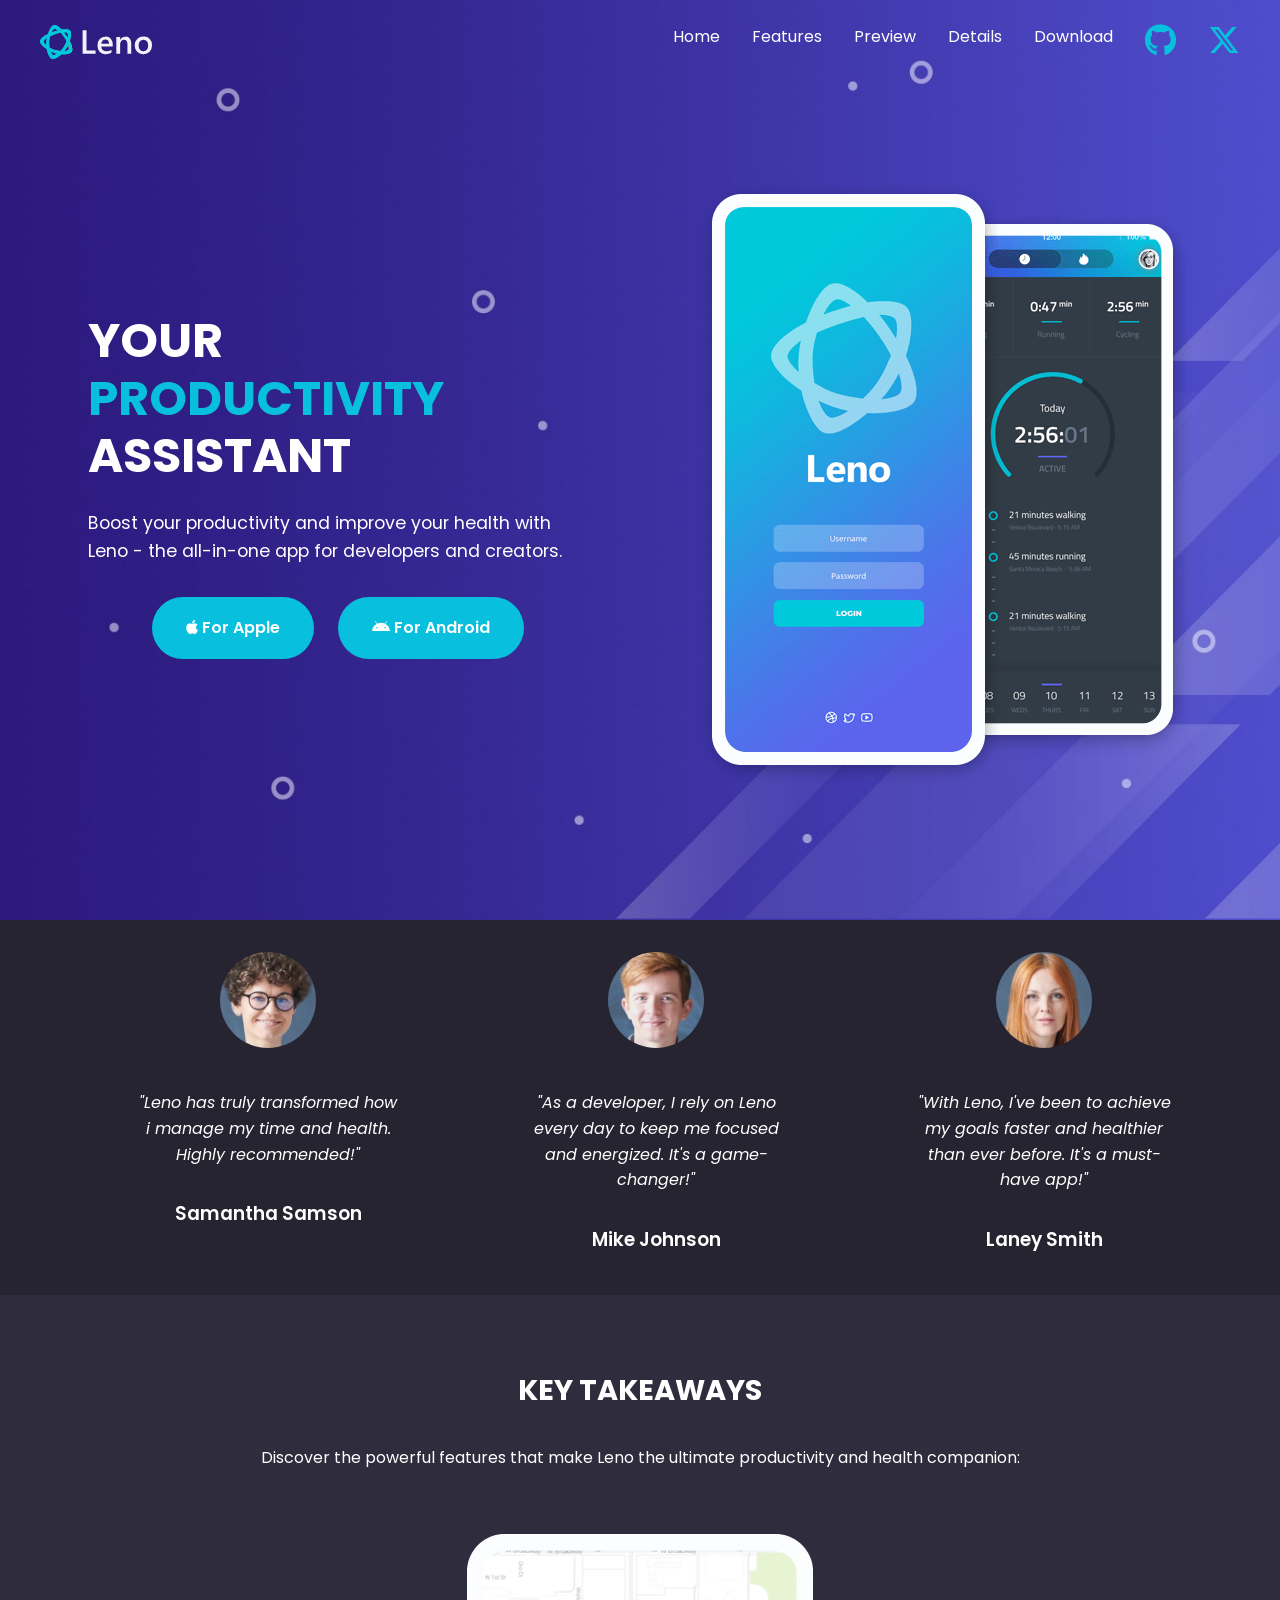
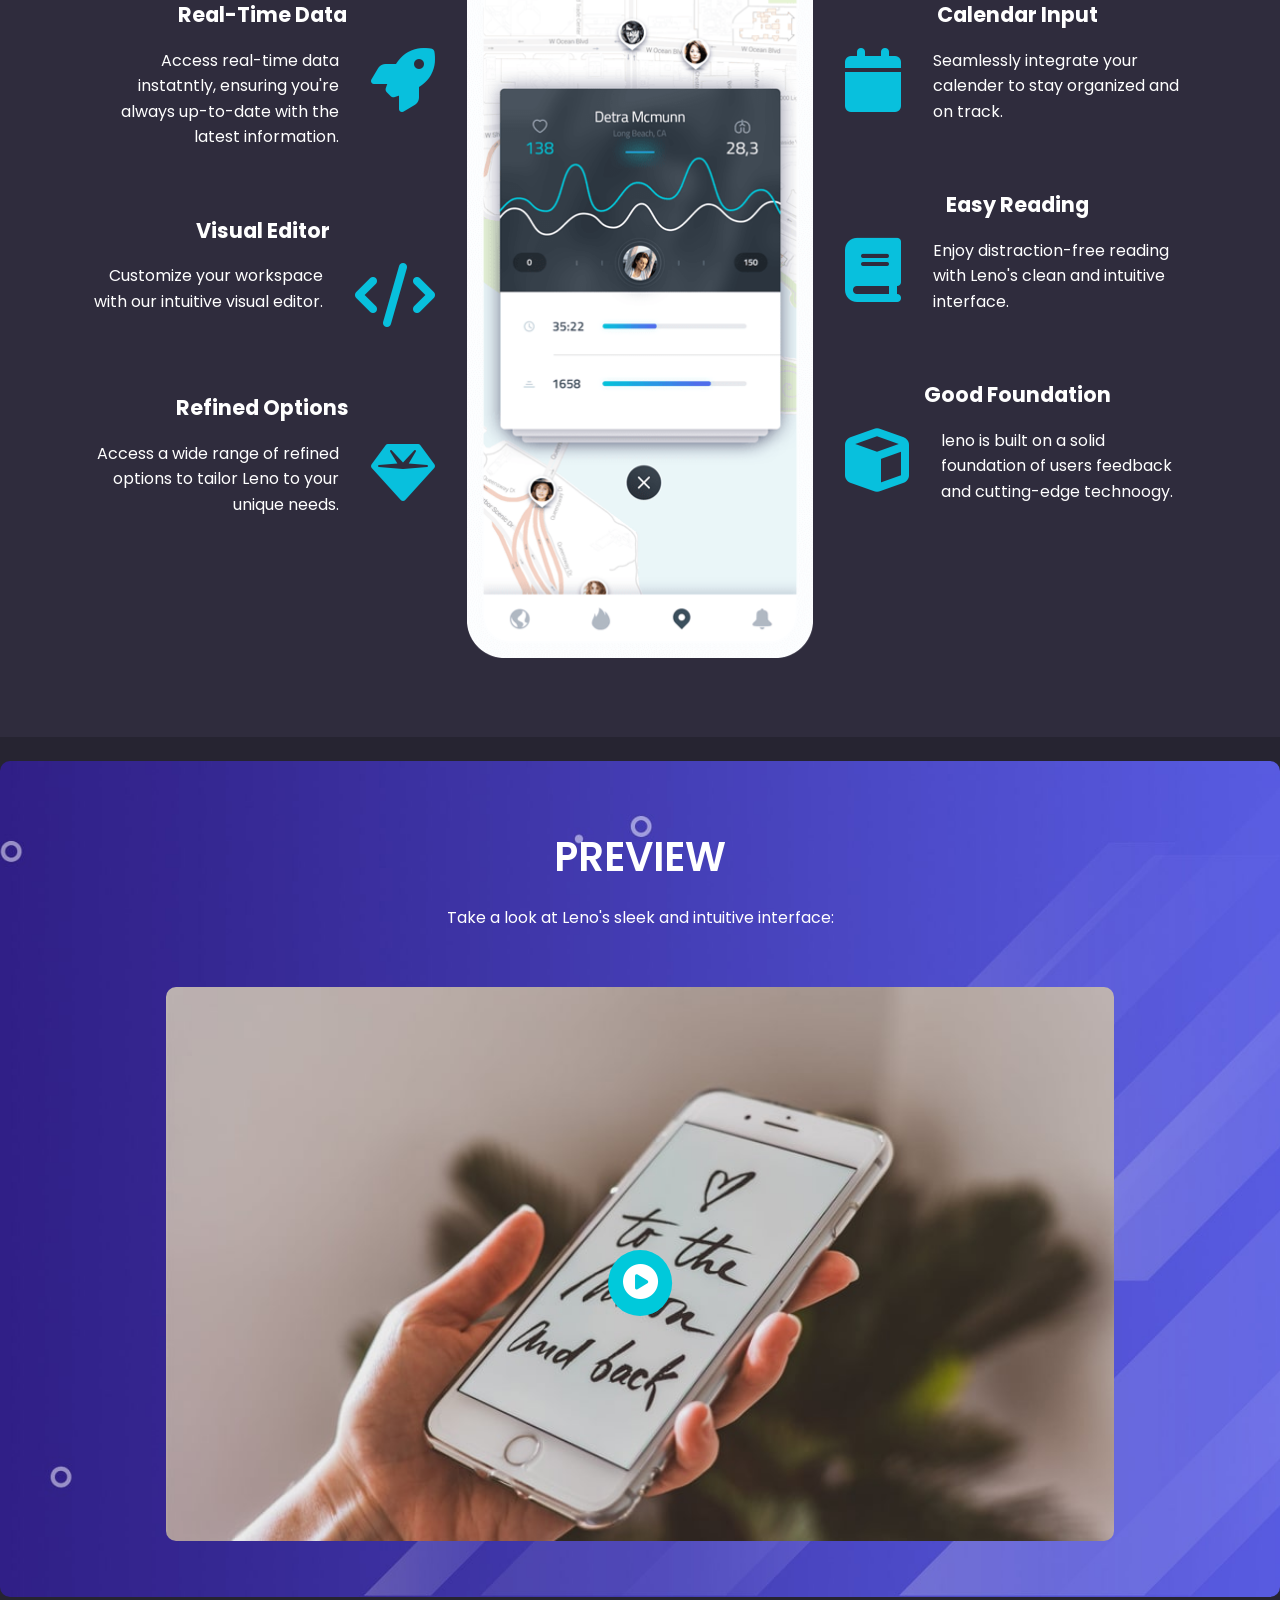
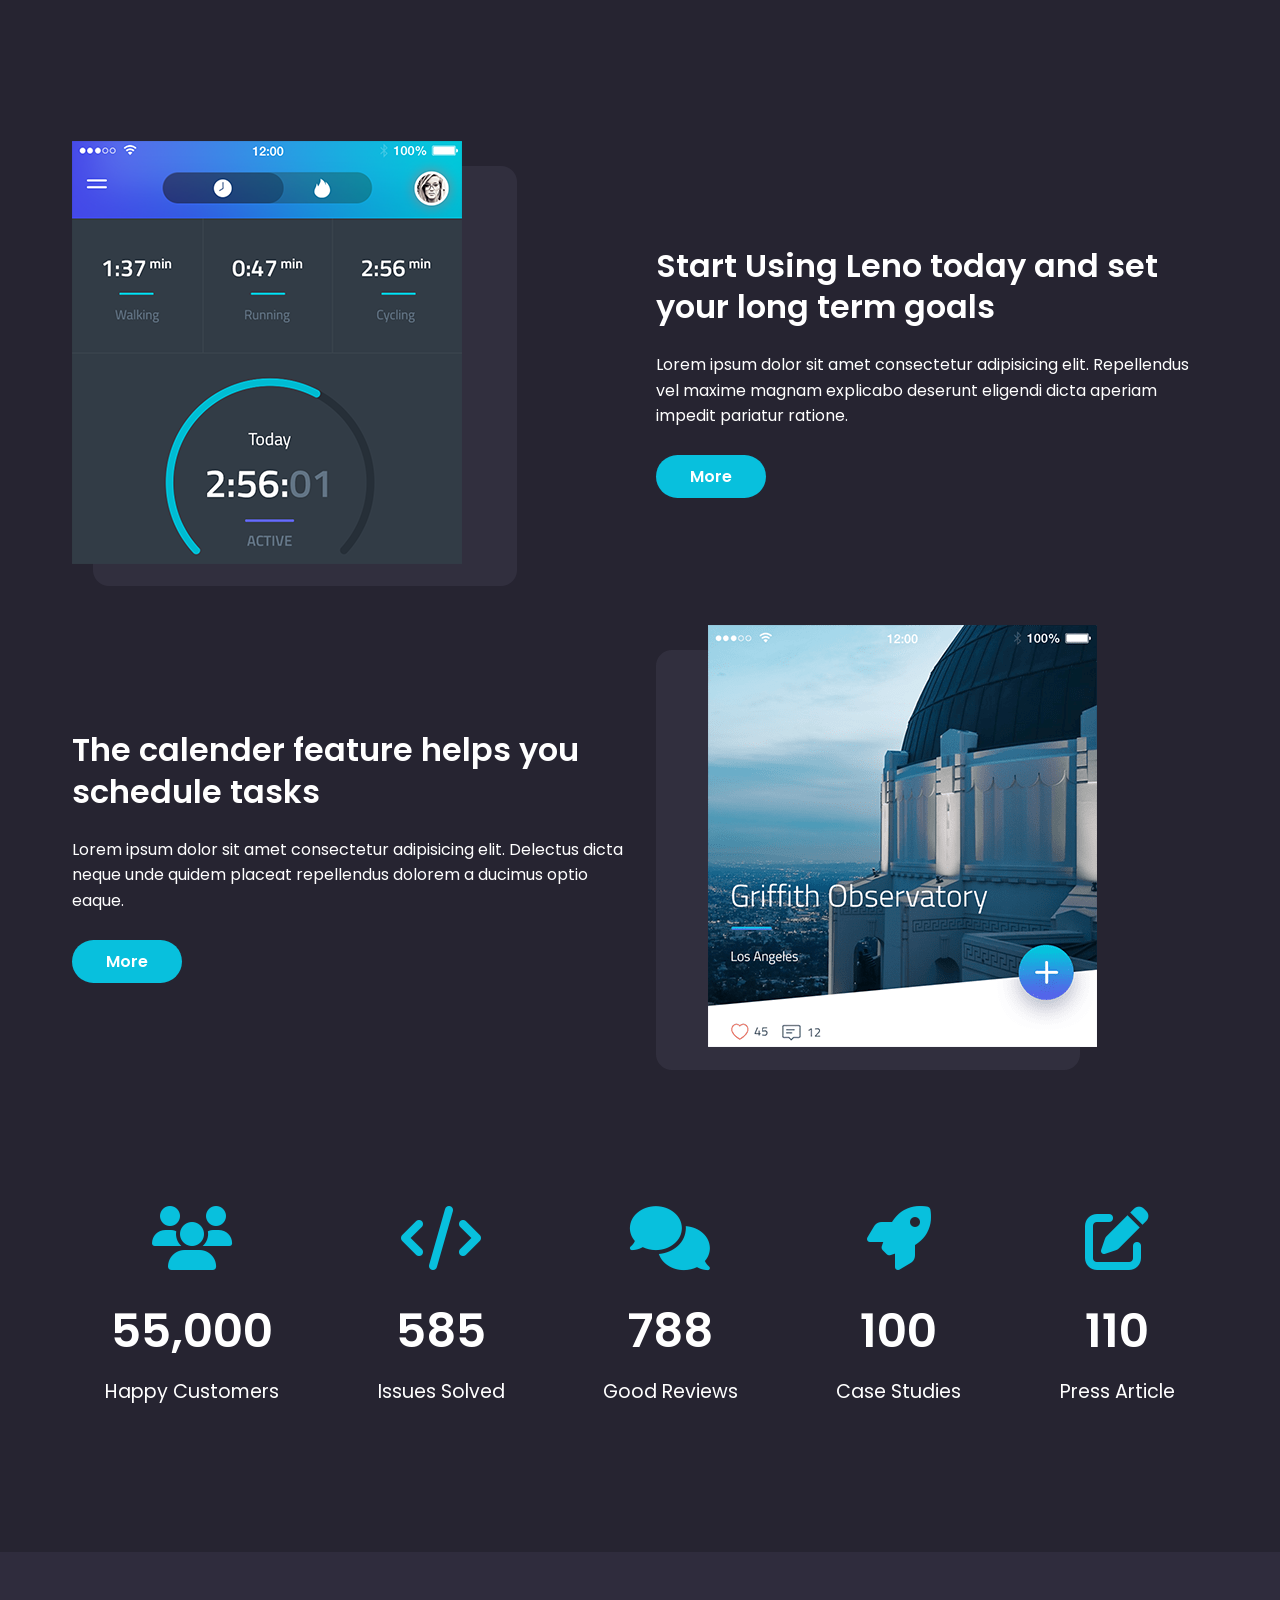
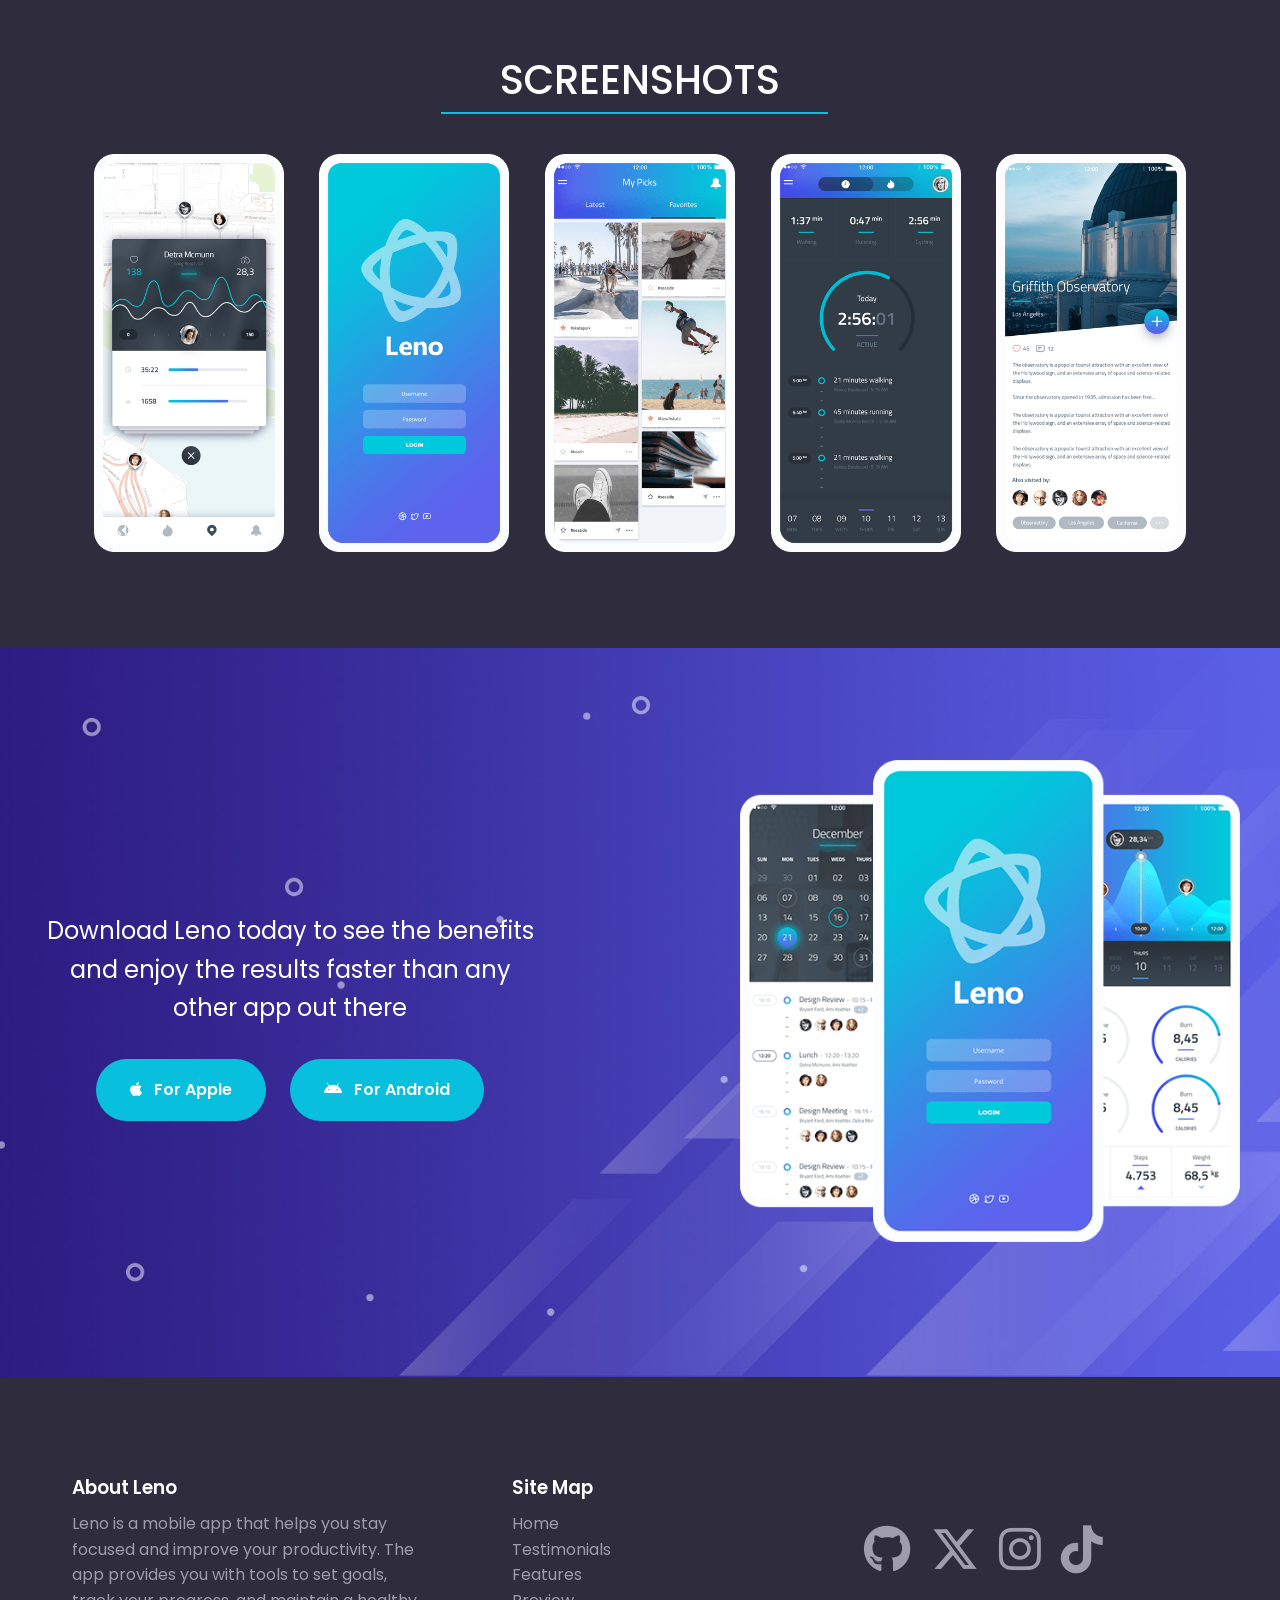
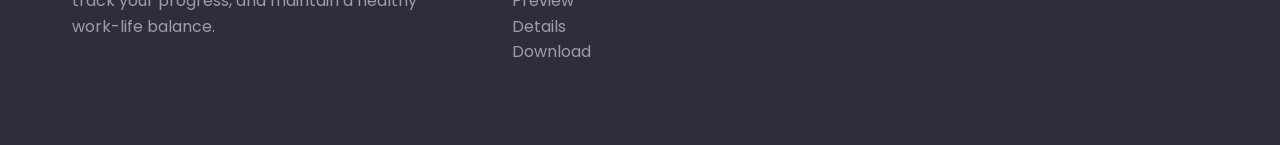
<file: index.html>
<!DOCTYPE html>
<html lang="en">
<head>
    <meta charset="UTF-8">
    <meta name="viewport" content="width=device-width, initial-scale=1.0">
    <link rel="preconnect" href="https://fonts.googleapis.com">
    <link rel="preconnect" href="https://fonts.gstatic.com" crossorigin>
    <link href="https://fonts.googleapis.com/css2?family=Poppins:wght@300;400;500;600;700&display=swap" rel="stylesheet">
    <link rel="stylesheet" href="https://cdnjs.cloudflare.com/ajax/libs/font-awesome/6.7.1/css/all.min.css" integrity="sha512-5Hs3dF2AEPkpNAR7UiOHba+lRSJNeM2ECkwxUIxC1Q/FLycGTbNapWXB4tP889k5T5Ju8fs4b1P5z/iB4nMfSQ==" crossorigin="anonymous" referrerpolicy="no-referrer" />
    <link rel="icon" href="./img/images/favicon.png">
    <link rel="stylesheet" href="css/styles.css">
    <title>Leno Website</title>
</head>
<body>
    <nav class="navbar">
      <div class="container navbar-flex">
         <div class="navbar-logo">
            <img class="logo" src="./img/images/logo.svg" alt="Logo">
         </div>
         <div class="main-menu">
            <div class="main-menu-items">
               <ul class="main-menu-list">
                  <li><a href="index.html">Home</a></li>
                  <li><a href="index.html#features">Features</a></li>
                  <li><a href="index.html#preview">Preview</a></li>
                  <li><a href="index.html#details">Details</a></li>
                  <li><a href="index.html#download">Download</a></li>
                  <li><a href="https://github.com/Tech-Badhead"><i class="fa-brands fa-2x fa-github"></i></a></li>
                  <li><a href="https://x.com/AkeemUsman10482"><i class="fa-brands fa-2x fa-x-twitter"></i></a></li>
               </ul>
            </div>
         </div> 
         <!-- Mobile Menu -->
         <div class="mobile-menu">
            <div class="mobile-menu-toggle">
               <i class="fa-solid fa-bars fa-2x"></i>
            </div>
            <div class="mobile-menu-items">
               <ul class="mobile-menu-list">
                  <li><a href="index.html">Home</a></li>
                     <li><a href="index.html#features">Features</a></li>
                     <li><a href="index.html#preview">Preview</a></li>
                     <li><a href="index.html#details">Details</a></li>
                     <li><a href="index.html#download">Download</a></li>
                     <li><a href="https://github.com/Tech-Badhead"><i class="fa-brands fa-github"></i></a></li>
                     <li><a href="https://x.com/AkeemUsman10482"><i class="fa-brands  fa-x-twitter"></i></a></li>
               </ul>
            </div>
         </div>
      </div>
 </nav>


   
    <header class="hero">
      <div class="hero-container container">
         <div class="hero-content">
            <h1 class="hero-content-title">
               Your <span class="hero-title-primary">Productivity</span> Assistant
            </h1>
            <p class="hero-content-description">Boost your productivity and improve your health with Leno - the all-in-one app for developers and creators.</p>
            <div class="hero-buttons">
               <a href="#download" class="hero-button btn">
                 <i class="fa-brands fa-apple"></i> For Apple
               </a>
               <a href="#download" class="hero-button btn">
                 <i class="fa-brands fa-android"></i> For Android
               </a>
             </div>
         </div>
          <div class="hero-image">
            <img src="./img/images/header-smartphones.png" alt="">
          </div>
      </div>
   </header>
    <section class="testimonials" id="testimonials">
         <div class="testimonials-container container">
            <div class="testimonial-box">
               <div class="testimonial-img">
                     <img src="./img/images/testimonial-1.jpg" alt="testimonial">
               </div>
               <div class="testimonial-description">
                  <p>"Leno has truly transformed how i manage my time and health. Highly recommended!"</p>
               </div>
               <div class="testimonial-title">
                  <h3>Samantha Samson</h3>
               </div>
            </div>
            <div class="testimonial-box">
               <div class="testimonial-img">
                     <img src="./img/images/testimonial-2.jpg" alt="testimonial">
               </div>
               <div class="testimonial-description">
                  <p>"As a developer, I rely on Leno every day to keep me focused and energized. It's a game-changer!"</p>
               </div>
               <div class="testimonial-title">
                  <h3>Mike Johnson</h3>
               </div>
            </div>
            <div class="testimonial-box">
               <div class="testimonial-img">
                     <img src="./img/images/testimonial-3.jpg" alt="testimonial">
               </div>
               <div class="testimonial-description">
                  <p>"With Leno, I've been to achieve my goals faster and healthier than ever before. It's a must-have app!"</p>
               </div>
               <div class="testimonial-title">
                  <h3>Laney Smith</h3>
               </div>
            </div>
         </div>
   </section>
   <!-- Features -->
   <section class="features" id="features">
      <div class="features-container container">
         <div class="features-title">
            <h1>Key Takeaways</h1>
         </div>
         <div class="features-description">
            <p>Discover the powerful features that make Leno the ultimate productivity and health companion:</p>
         </div>
         <div class="features-grid">
            <div class="features-column-left">
               <div class="features-bf-column-items">
                  <div class="column-left-title">
                     <h4>Real-Time Data</h4>
                  </div>
                  <div class="column-items">
                     <div class="column-left-description">
                        <p>Access real-time data instatntly, ensuring you're always up-to-date with the latest information.</p>
                     </div>
                     <div class="column-left-icon">
                        <i class="fa-solid fa-rocket fa-4x"></i>
                     </div>
                  </div>
               </div>
               <!-- Item-Column-2 -->
               <div class="features-bf-column-items">
                  <div class="column-left-title">
                     <h4>Visual Editor</h4>
                  </div>
                  <div class="column-items">
                     <div class="column-left-description">
                        <p>Customize your workspace with our intuitive visual editor.</p>
                     </div>
                     <div class="column-left-icon">
                        <i class="fa-solid fa-code fa-4x"></i>
                     </div>
                  </div>
               </div>
               <!-- Item-Column-3 -->
               <div class="features-bf-column-items">
                  <div class="column-left-title">
                     <h4>Refined Options</h4>
                  </div>
                  <div class="column-items">
                     <div class="column-left-description">
                        <p>Access a wide range of refined options to tailor Leno to your unique needs.</p>
                     </div>
                     <div class="column-left-icon">
                        <i class="fa-solid fa-gem fa-4x"></i>
                     </div>
                  </div>
               </div>
            </div>
            <!-- Column-2 Middle -->
            <div class="features-middle-columm">
               <img src="./img/images/features-smartphone-1.png" class="item1" alt="Features Img">
            </div>
            <!-- Column-3 Right -->
            <!-- Item-Column-3 -->
            <div class="features-column-right item3">
               <div class="features-bf-column-items">
                  <div class="column-left-title">
                     <h4>Calendar Input</h4>
                  </div>
                  <div class="column-items right">
                     <div class="column-left-description">
                        <p>Seamlessly integrate your calender to stay organized and on track.</p>
                     </div>
                     <div class="column-left-icon">
                        <i class="fa-solid fa-calendar fa-4x"></i>
                     </div>
                  </div>
               </div>
               <!-- Item-Column-2 -->
               <div class="features-bf-column-items">
                  <div class="column-left-title">
                     <h4>Easy Reading</h4>
                  </div>
                  <div class="column-items right">
                     <div class="column-left-description">
                        <p>Enjoy distraction-free reading with Leno's clean and intuitive interface.</p>
                     </div>
                     <div class="column-left-icon">
                        <i class="fa-solid fa-book fa-4x"></i>
                     </div>
                  </div>
               </div>
               <!-- Item-Column-3 -->
               <div class="features-bf-column-items">
                  <div class="column-left-title">
                     <h4>Good Foundation</h4>
                  </div>
                  <div class="column-items right">
                     <div class="column-left-description">
                        <p>leno is built on a solid foundation of users feedback and cutting-edge technoogy.</p>
                     </div>
                     <div class="column-left-icon">
                        <i class="fa-solid fa-cube fa-4x"></i>
                     </div>
                  </div>
               </div>
            </div>
         </div>
      </div>
    </div>
 </section>

    

      <!-- Preview -->
    <section class="preview" id="preview">
       <div class="preview-container container">
         <div class="preview-items">
            <div class="preview-content">
               <h3>Preview</h3>
               <p>take a look at Leno's sleek and intuitive interface:</p>
            </div>
            <div class="video-wrapper">
               <div class="preview-image">
                  <img src="./img/images/video-frame.jpg" alt="preview">
                  <div class="play-button"><i class="fa-solid fa-circle-play"></i></div>
               </div>
            </div>
         </div>
       </div>
    </section>

    <!-- Details -->
    <section class="details" id="details">
       <div class="details-container container">
         <div class="grid-container">
            <div class="grid-details">
               <!-- grid-item1 -->
               <div class="grid-details-image">
                  <img src="./img/images/details-1.png" alt="details">
               </div>
               <div class="grid-details-content">
                  <!-- grid-item2 -->
                  <h2 class="grid-details-heading">
                     Start Using Leno today and set your long term goals
                  </h2>
                     <p class="grid-details-description">
                        Lorem ipsum dolor sit amet consectetur adipisicing elit. Repellendus vel maxime magnam explicabo deserunt eligendi dicta aperiam impedit pariatur ratione.
                     </p>
                    <div class="details-button">
                       <a class="details-grid-button btn" href="details.html">More</a>
                    </div> 
               </div>
               <div class="grid-details-content">
                  <!-- grid-item3 -->
                  <h2 class="grid-details-heading">
                     The calender feature helps you schedule tasks
                  </h2>
                     <p class="grid-details-description">
                        Lorem ipsum dolor sit amet consectetur adipisicing elit. Delectus dicta neque unde quidem placeat repellendus dolorem a ducimus optio eaque.
                     </p>
                     <div class="details-button">
                        <a class="details-grid-button btn" href="details.html">More</a>
                     </div>
               </div>
               <!-- grid-Item4 -->
               <div class="grid-details-image">
                  <img src="./img/images/details-2.png" alt="details">
               </div>
            </div>
         </div>

         <!-- Icons -->
         <div class="details-icons">
            <div class="details-icon-items">
               <i class="fa-solid fa-users fa-4x"></i>
               <div class="details-icon-amount"><h3>55,000</h3></div>
               <p class="details-icon-description">Happy Customers</p>
            </div>
            <div class="details-icon-items">
               <i class="fa-solid fa-code fa-4x"></i>
               <div class="details-icon-amount"><h3>585</h3></div>
               <p class="details-icon-description">Issues Solved</p>
            </div>
            <div class="details-icon-items">
               <i class="fa-solid fa-comments fa-4x"></i>
               <div class="details-icon-amount"><h3>788</h3></div>
               <p class="details-icon-description">Good Reviews</p>
            </div>
            <div class="details-icon-items">
               <i class="fa-solid fa-rocket fa-4x"></i>
               <div class="details-icon-amount"><h3>100</h3></div>
               <p class="details-icon-description">Case Studies</p>
            </div>
            <div class="details-icon-items">
               <i class="fa-solid fa-edit fa-4x"></i>
               <div class="details-icon-amount"><h3>110</h3></div>
               <p class="details-icon-description">Press Article</Article></p>
            </div>
         </div>
       </div>
    </section>


    <section class="screenshots">
       <div class="screenshots-container container">
          <h2 class="screenshot-title">Screenshots</h2>
       <div class="screenshot"></div>
          <div class="screenshot-flex">
               <img src="./img/images/screenshot-1.png" alt="screenshot">
               <img src="./img/images/screenshot-2.png" alt="screenshot">
               <img src="./img/images/screenshot-3.png" alt="screenshot">
               <img src="./img/images/screenshot-4.png" alt="screenshot">
               <img src="./img/images/screenshot-5.png" alt="screenshot"> 
          </div>
       </div>
   </section>
   <!-- Download -->
   <section class="download" id="download">
      <div class="download-container container">
        <div class="download-content">
          <p class="download-description">
            Download Leno today to see the benefits and enjoy the results faster
            than any other app out there
          </p>
          <div class="download-buttons">
            <a href="details.html" class="download-button btn">
              <i class="fa-brands fa-apple"></i> For Apple
            </a>
            <a href="details.html" class="download-button btn">
              <i class="fa-brands fa-android"></i> For Android
            </a>
          </div>
        </div>
        <div class="download-image">
          <img src="./img/images/download.png" alt="Download" />
        </div>
      </div>
    </section>

      <footer class="footer">
         <div class="footer-container container">
            <div class="footer-grid">
               <div class="about-leno">
                  <h3>About Leno</h3>
                  <p>Leno is a mobile app that helps you stay focused and improve your productivity. The app provides you with tools to set goals, track your progress, and maintain a healthy work-life balance.</p>
               </div>
               <div class="site-map">
                  <h3>Site Map</h3>
                  <a href="index.html">Home</a>
                  <a href="#testimonials">Testimonials</a>
                  <a href="#features">Features</a>
                  <a href="#preview">Preview</a>
                  <a href="#details">Details</a>
                  <a href="#download">Download</a>
               </div>
               <div class="icons-link">
                  <a href="https://github.com/Tech-Badhead">
                     <i class="fa-brands fa-github fa-3x"></i>
                  </a>
                  <a href="https://x.com/AkeemUsman10482">
                     <i class="fa-brands fa-x-twitter fa-3x"></i>
                  </a>
                  <a href="https://www.instagram.com/usman_frontend?igsh=MWlwdHZzNXV6YnFqeA%3D%3D&utm_source=qr">
                     <i class="fa-brands fa-instagram fa-3x"></i>
                  </a>
                  <a href="https://www.tiktok.com/@usman_dev?_t=8qyBfm22CCU&_r=1">
                     <i class="fa-brands fa-tiktok fa-3x"></i>
                  </a>
               </div>
            </div>
         </div>
      </footer>

 <script src="./js/script.js"></script>
</body>
</html>
</file>
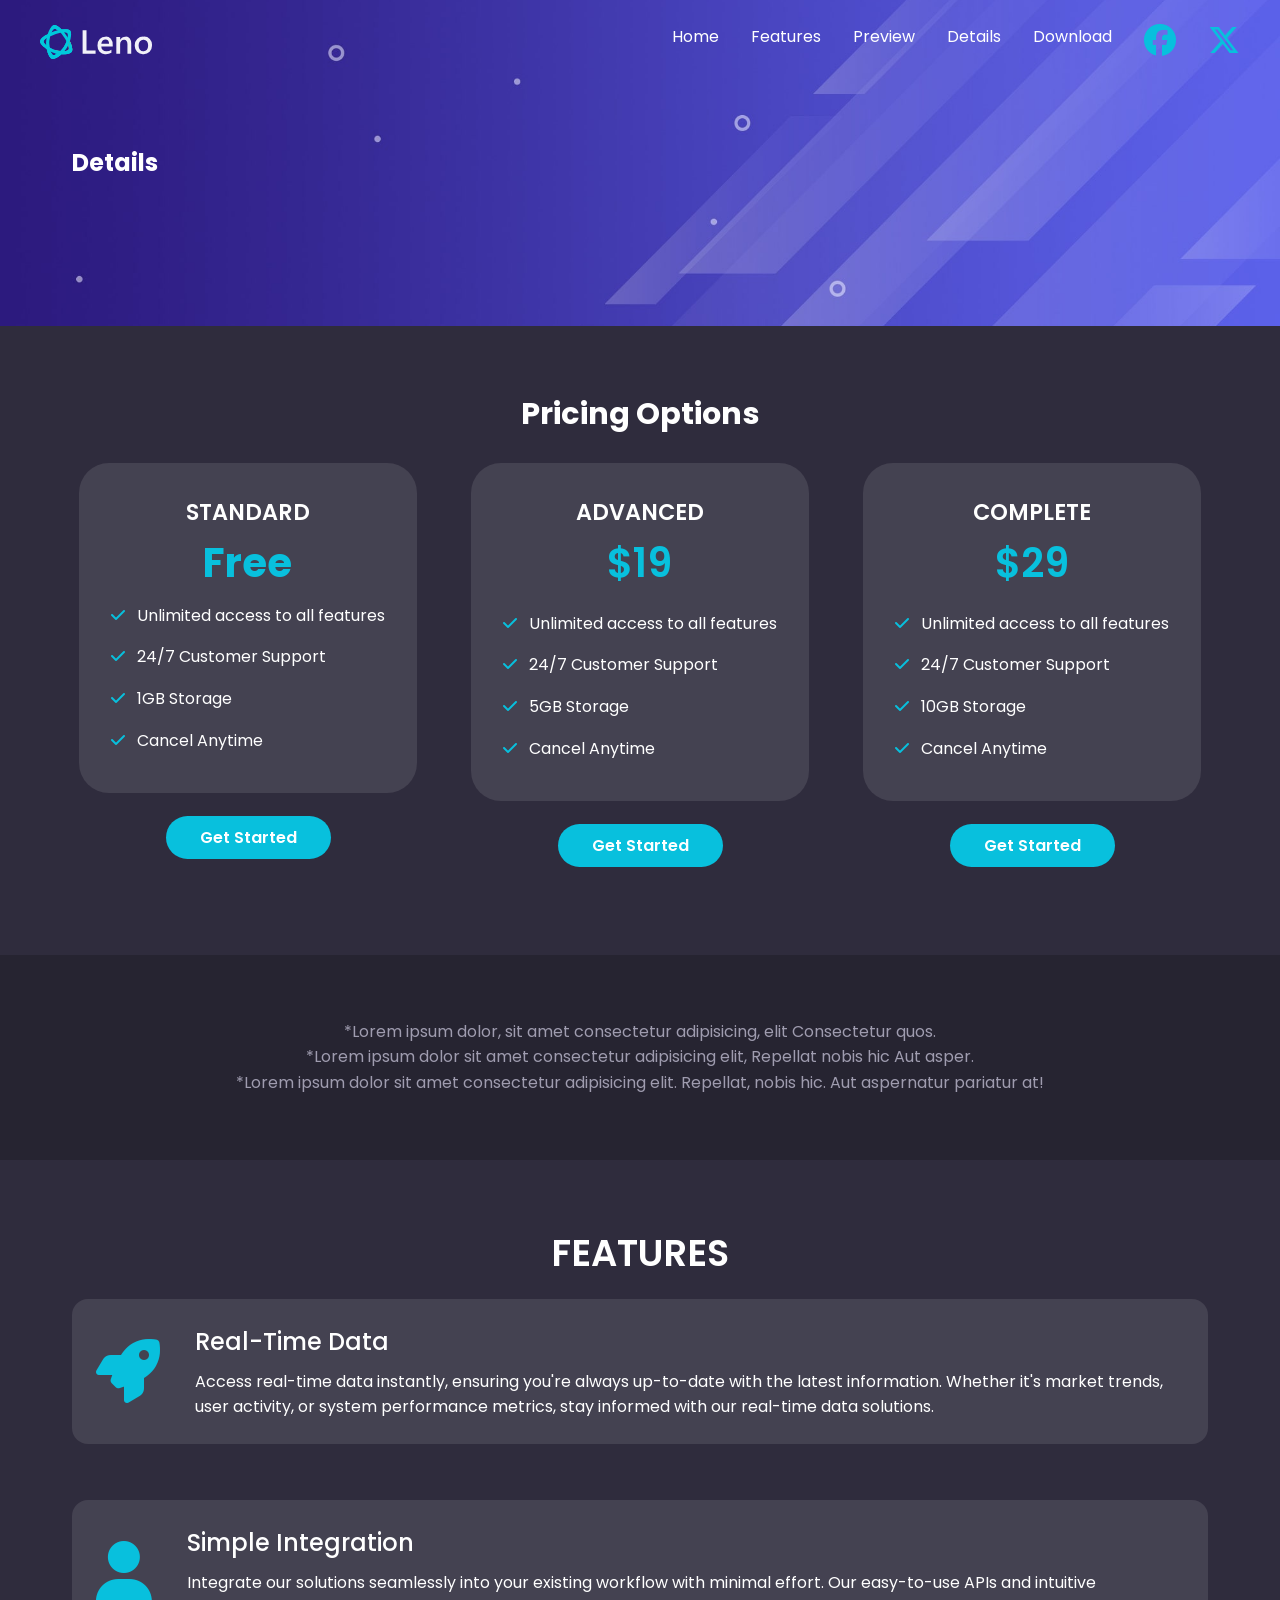
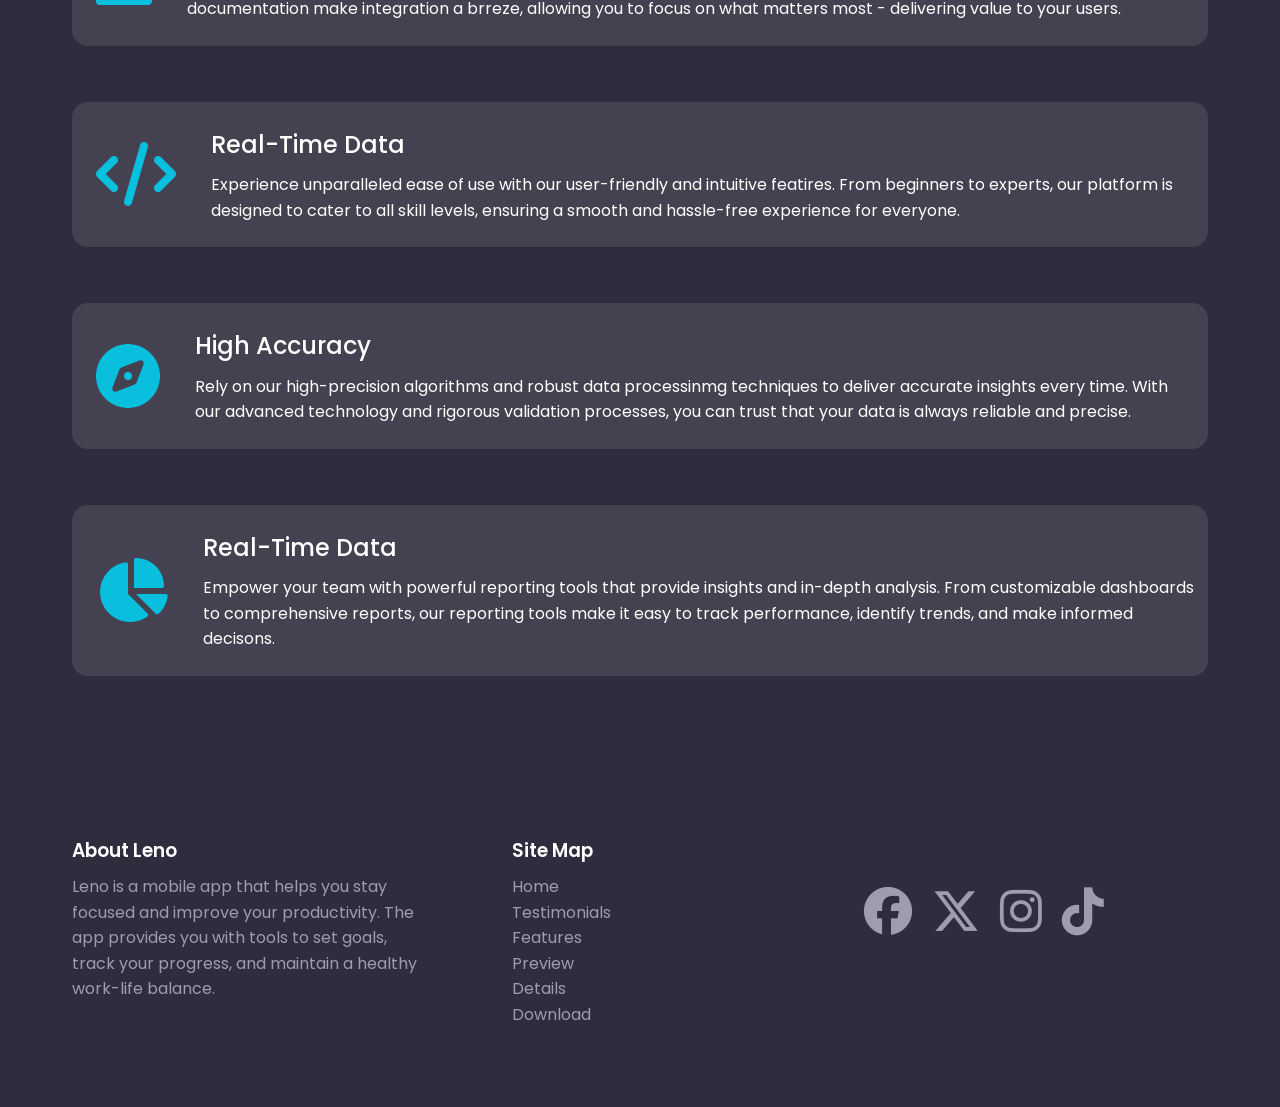
<file: details.html>
<!DOCTYPE html>
<html lang="en">
<head>
    <meta charset="UTF-8">
    <meta name="viewport" content="width=device-width, initial-scale=1.0">
    <link rel="preconnect" href="https://fonts.googleapis.com">
    <link rel="preconnect" href="https://fonts.gstatic.com" crossorigin>
    <link href="https://fonts.googleapis.com/css2?family=Poppins:wght@300;400;500;600;700&display=swap" rel="stylesheet">
    <link rel="stylesheet" href="https://cdnjs.cloudflare.com/ajax/libs/font-awesome/6.7.1/css/all.min.css" integrity="sha512-5Hs3dF2AEPkpNAR7UiOHba+lRSJNeM2ECkwxUIxC1Q/FLycGTbNapWXB4tP889k5T5Ju8fs4b1P5z/iB4nMfSQ==" crossorigin="anonymous" referrerpolicy="no-referrer" />
    <link rel="stylesheet" href="css/styles.css">
    <title>Leno Website</title>
</head>
<body>
    <nav class="navbar">
      <div class="container navbar-flex">
         <div class="navbar-logo">
            <img class="logo" src="./img/images/logo.svg" alt="Logo">
         </div>
         <div class="main-menu">
            <div class="main-menu-items">
               <ul class="main-menu-list">
                  <li><a href="index.html">Home</a></li>
                  <li><a href="index.html#features">Features</a></li>
                  <li><a href="index.html#preview">Preview</a></li>
                  <li><a href="index.html#details">Details</a></li>
                  <li><a href="index.html#download">Download</a></li>
                  <li><a href="https://www.facebook.com/share/15aseCChGB/?mibextid=wwXIfr"><i class="fa-brands fa-2x fa-facebook"></i></a></li>
                  <li><a href="https://x.com/AkeemUsman10482"><i class="fa-brands fa-2x fa-x-twitter"></i></a></li>
               </ul>
            </div>
         </div> 
         <!-- Mobile Menu -->
         <div class="mobile-menu">
            <div class="mobile-menu-toggle">
               <i class="fa-solid fa-bars fa-2x"></i>
            </div>
            <div class="mobile-menu-items">
               <ul class="mobile-menu-list">
                  <li><a href="index.html">Home</a></li>
                     <li><a href="index.html#features">Features</a></li>
                     <li><a href="index.html#preview">Preview</a></li>
                     <li><a href="index.html#details">Details</a></li>
                     <li><a href="index.html#download">Download</a></li>
                     <li><a href="#"><i class="fa-brands fa-facebook"></i></i></a></li>
                     <li><a href="https://x.com/AkeemUsman10482"><i class="fa-brands fa-x-twitter"></i></i></a></li>
               </ul>
            </div>
         </div>
      </div>
 </nav>

 <!-- Inner Header -->
    <section class="inner-details">
        <div class="inner-details-container container">
            <h2 class="inner-details-description">Details</h2>
        </div>
    </section>
     <!-- Pricing -->
     <section class="pricing">
        <div class="pricing-container container">
            <h2 class="pricing-description">Pricing Options</h2>
            <div class="pricing-grid">
                <div class="pricing-card">
                    <div class="pricing-card-box">
                        <h2 class="pricing-card-title">Standard</h2>
                        <h2 class="pricing-plan">Free</h2>
                        <ul>
                            <li><i class="fa-solid fa-check"></i>Unlimited access to all features</li>
                            <li><i class="fa-solid fa-check"></i>24/7 Customer Support</li>
                            <li><i class="fa-solid fa-check"></i>1GB Storage</li>
                            <li><i class="fa-solid fa-check"></i>Cancel Anytime</li>
                        </ul>
                    </div>
                    <div class="inner-details-button">
                        <a href="#" class="btn">Get Started</a>
                    </div>
                </div>
                <!-- Pricng box 2 -->
                <div class="pricing-card">
                    <div class="pricing-card-box">
                        <h2 class="pricing-card-title">Advanced</h2>
                        <h3 class="pricing-plan">$19</h3>
                        <ul>
                            <li><i class="fa-solid fa-check"></i>Unlimited access to all features</li>
                            <li><i class="fa-solid fa-check"></i>24/7 Customer Support</li>
                            <li><i class="fa-solid fa-check"></i>5GB Storage</li>
                            <li><i class="fa-solid fa-check"></i>Cancel Anytime</li>
                        </ul>
                    </div>
                    <div class="inner-details-button">
                        <a href="#" class="btn">Get Started</a>
                    </div>
                </div>
                <!-- Pricing box 3 -->
                <div class="pricing-card">
                 <div class="pricing-card-box">
                        <h2 class="pricing-card-title">Complete</h2>
                        <h3 class="pricing-plan">$29</h3>
                        <ul>
                            <li><i class="fa-solid fa-check"></i>Unlimited access to all features</li>
                            <li><i class="fa-solid fa-check"></i>24/7 Customer Support</li>
                            <li><i class="fa-solid fa-check"></i>10GB Storage</li>
                            <li><i class="fa-solid fa-check"></i>Cancel Anytime</li>
                        </ul>
                    </div>
                    <div class="inner-details-button">
                        <a href="#" class="btn">Get Started</a>
                    </div>
                </div>
            </div>
        </div>
     </section>

     <!-- Inner Details Mote -->
     <section class="note">
        <div class="note-container container">
           <p class="note-description">*Lorem ipsum dolor, sit amet consectetur adipisicing, elit Consectetur quos.</p>
           <p class="note-description">*Lorem ipsum dolor sit amet consectetur adipisicing elit, Repellat nobis hic Aut asper.</p>
           <p class="note-description">*Lorem ipsum dolor sit amet consectetur adipisicing elit. Repellat, nobis hic. Aut aspernatur pariatur at!</p>
        </div>
    </section>

    <!-- Inner-details Features -->
    <section class="inner-features">
        <div class="inner-features-container container">
            <h2 class="inner-features-heading">Features</h2>
            <div class="inner-features-grid">
                <div class="inner-features-flex-items">
                    <i class="fa-solid fa-rocket fa-4x"></i>
                    <div class="inner-features-content">
                        <h3 class="inner-features-title">
                            Real-Time Data
                        </h3>
                        <p class="inner-features-description">
                            Access real-time data instantly, ensuring you're always up-to-date with the latest information. Whether it's market trends, user activity, or system performance metrics, stay informed with our real-time data solutions.
                        </p>
                    </div>
                </div>
                <!-- Items 2 -->
                <div class="inner-features-flex-items">
                    <i class="fa-solid fa-user fa-4x"></i>
                    <div class="inner-features-content">
                        <h3 class="inner-features-title">
                            Simple Integration
                        </h3>
                        <p class="inner-features-description">
                            Integrate our solutions seamlessly into your existing workflow with minimal effort. Our easy-to-use APIs and intuitive documentation make integration a brreze, allowing you to focus on what matters most - delivering value to your users.
                        </p>
                    </div>
                </div>
                <!-- Items 3 -->
                <div class="inner-features-flex-items">
                    <i class="fa-solid fa-code fa-4x"></i>
                    <div class="inner-features-content">
                        <h3 class="inner-features-title">
                            Real-Time Data
                        </h3>
                        <p class="inner-features-description">
                          Experience unparalleled ease of use with our user-friendly and intuitive featires. From beginners to experts, our platform is designed to cater to all skill levels, ensuring a smooth and hassle-free experience for everyone.
                        </p>
                    </div>
                </div>
                <!-- Items 4 -->
                <div class="inner-features-flex-items">
                    <i class="fa-solid fa-compass fa-4x"></i>
                    <div class="inner-features-content">
                        <h3 class="inner-features-title">
                            High Accuracy
                        </h3>
                        <p class="inner-features-description">
                           Rely on our high-precision algorithms and robust data processinmg techniques to deliver accurate insights every time. With our advanced technology and rigorous validation processes, you can trust that your data is always reliable and precise.
                        </p>
                    </div>
                </div>
                <!-- Items 5 -->
                <div class="inner-features-flex-items">
                    <i class="fa-solid fa-pie-chart fa-4x"></i>
                    <div class="inner-features-content">
                        <h3 class="inner-features-title">
                            Real-Time Data
                        </h3>
                        <p class="inner-features-description">
                            Empower your team with powerful reporting tools that provide insights and in-depth analysis. From customizable dashboards to comprehensive reports, our reporting tools make it easy to track performance, identify trends, and make informed decisons.
                        </p>
                    </div>
                </div>
            </div>
        </div>
    </section>


   
    <footer class="footer">
         <div class="footer-container container">
            <div class="footer-grid">
               <div class="about-leno">
                  <h3>About Leno</h3>
                  <p>Leno is a mobile app that helps you stay focused and improve your productivity. The app provides you with tools to set goals, track your progress, and maintain a healthy work-life balance.</p>
               </div>
               <div class="site-map">
                  <h3>Site Map</h3>
                  <a href="index.html">Home</a>
                  <a href="#testimonials">Testimonials</a>
                  <a href="#features">Features</a>
                  <a href="#preview">Preview</a>
                  <a href="#details">Details</a>
                  <a href="#download">Download</a>
               </div>
               <div class="icons-link">
                  <a href="https://www.facebook.com/share/15aseCChGB/?mibextid=wwXIfr">
                     <i class="fa-brands fa-facebook fa-3x"></i>
                  </a>
                  <a href="https://x.com/AkeemUsman10482">
                     <i class="fa-brands fa-x-twitter fa-3x"></i>
                  </a>
                  <a href="https://www.instagram.com/usman_frontend?igsh=MWlwdHZzNXV6YnFqeA%3D%3D&utm_source=qr">
                     <i class="fa-brands fa-instagram fa-3x"></i>
                  </a>
                  <a href="https://www.tiktok.com/@usman_dev?_t=8qyBfm22CCU&_r=1">
                     <i class="fa-brands fa-tiktok fa-3x"></i>
                  </a>
               </div>
            </div>
         </div>
      </footer>

 <script src="./js/script.js"></script>
</body>
</html>
</file>
<file: css/styles.css>
* {
    margin: 0;
    padding: 0;
    box-sizing: border-box;
}

body,
html {
    font-family: 'poppins', sans-serif;
    line-height: 1.6;
    scroll-behavior: smooth;
    background: var(--secondary-color);
    color: #fff;
}

:root {
    --primary-color: #08c0dd;
  --secondary-color: #262431;
  --tertiary-color: #2f2c3d;
}

ul li {
    list-style: none;
}

a {
    text-decoration: none;
    color: #fff;
}

img {
    max-width: 100%;
}

.container {
    max-width: 1200px;
    margin: 0 auto;
}

.btn {
    padding: 0.5rem 2rem;
    background-color: var(--primary-color);
    border: 2px solid transparent;
    color: #fff;
    font-weight: 600;
    border-radius: 50px;
    transition: background-color 0.3s ease;
  }

  .btn:hover {
    background-color: var(--secondary-color);
    border-color: var(--primary-color);
  }

.navbar .container {
    max-width: 1200px;
    padding: 1rem 2rem;
    margin: 0 auto;
    height: 80px;
}

.navbar {
    position: fixed;
    padding: 0 auto;
    top: 0;
    right: 0;
    left: 0;
    z-index: 1000;
    background-color: transparent;
    transition: background-color 0.3s ease-in-out;
  }

  .navbar.navbar--scroll {
    background-color: rgba(38, 36, 49, 0.8);
    backdrop-filter: blur(10px);
  }

.navbar .logo {
   width: 112px;
   height: 36px
}

.navbar .navbar-flex {
    display: flex;
    justify-content: space-between;
    text-align: center;
    padding: 1.5rem 0;
}

.navbar .main-menu-list {
    display: flex;
    justify-content: space-between;
    gap: 2rem;
}

.navbar a:hover {
    color: var(--primary-color);
}

.navbar i {
    color: var(--primary-color);
}

.navbar i:hover {
    color: #fff;
}

/* Mobile Menu */
.navbar .mobile-menu-items {
  position: absolute;
  top: 100%;
  left: 0;
  width: 100%;
  background: var(--secondary-color);
  opacity: 0.95;
  padding: 3rem 2rem;
  text-align: center;
  box-shadow: 0 2px 5px rgba(255, 255, 255, 0.1);
  border-top: 1px solid rgba(255, 255, 255, 0.1);
  transition: transform 0.3s ease-in-out;
}

.navbar .mobile-menu-list {
    display: flex;
    flex-direction: column;
    padding-top: 2rem;
    gap: 2rem;
    font-size: 1rem;
}

.navbar .mobile-menu {
    display: none;
}

.navbar .mobile-menu-items {
    transform: translateX(100%);
}

.navbar .mobile-menu-items.active {
    transform: translateX(0);
}

.navbar .mobile-menu-toggle i {
    color: #fff;
    cursor: pointer;
}

/* Hero */
.hero {
    background: #000 url('../img/images/header-background.jpg');
    background-size: cover;
    background-repeat: no-repeat;
    padding: 11.5rem 2rem 8rem;
}

.hero-container {
    display: flex;
    justify-content: space-around;
    flex-wrap: wrap;
    gap: 1rem;
}

.hero-content {
    max-width: 500px;
    font-size: 1.5rem;
    margin-top: 5rem;
}

.hero-content-title {
    text-transform: uppercase;
    line-height: 1.2;
    margin-top: 3rem;
    margin-bottom: 1.5rem;
}

.hero-content-title .hero-title-primary {
    color: var(--primary-color);
}

.hero-content-description {
    font-size: 1.1rem;
    margin-bottom: 1.5rem;
    line-height: 1.6;
}

.hero-buttons {
    display: flex;
    align-items: center;
    justify-content: center;
    gap: 1.5rem;
    margin-top: 2rem;
  }

  .hero-button {
    padding: 1rem 2rem;
    font-size: 1rem;
  }

  .hero__button i {
    margin-right: 0.5rem;
  }

  /* Testimonials */
  .testimonials {
    width: 100%;
    margin: 2rem 1rem;
  }

  .testimonials-container {
    max-width: 1100px;
    display: grid;
    grid-template-columns: repeat(3, 1fr);
    justify-content: space-between;
    gap: 4rem;
  }

  .testimonial-box {
    display: flex;
    flex-direction: column;
    text-align: center;
    gap: 2rem
  }

  .testimonial-img img {
        width: 96px;
        height: 96px;
        border-radius: 50%;
        margin-right: auto;
        margin-left: auto;
        margin-bottom: 0.2rem;
  }

  .testimonial-description {
    font-style: italic;
    text-align: center;
    padding: 0 2rem;
  }

  .features {
    background-color: var(--tertiary-color);
  }

  /* Features */
   .features-container {
    max-width: 1100px;
    width: 100%;
    padding: 4.5rem 0;
  }

  .features-title {
    text-transform: uppercase;
    text-align: center;
    font-size: 1.2rem;
    font-weight: 600;
    margin-bottom: 2rem;
  }

  .features-description {
    text-align: center;
    padding: 0 1.5rem;
    margin-bottom: 4rem;
  } 

  .features .features-grid {
    display: grid;
    grid-template-columns: repeat(3, 1fr);
    gap: 2rem;
  }

  .features .features-bf-column-items {
    margin-top: 4rem;
    justify-content: right;
    align-items: center;
    align-content: right;
  }

  .features, .column-items {
    display: flex;
    gap: 2rem;
    text-align: right;
    justify-content: right;
  }

  .features .column-left-title {
    margin-bottom: 1rem;
    font-size: 1.3rem;
    font-weight: 300;
  }

  .features .features-column-right {
    text-align: center;
  }

  .features .features-column-left {
    text-align: center;
  }


  .features .column-items.right {
    flex-direction: row-reverse;
    justify-content: center;
    text-align: left;
  }

  .features .column-left-icon i {
    color: var(--primary-color);
  }

  /* Preview */
  .preview {
    background: url('../img/images/video-background.jpg') center center/cover
    no-repeat;
    padding: 3rem;
  }

  .preview .preview-items {
    width: 100%;
  }

  .preview .preview-content {
    text-align: center;
    padding: 1rem;
  }

  .preview .preview-content h3 {
    font-size: 2.5rem;
    text-transform: uppercase;
    margin-bottom: 1rem;
  }

  .preview .preview-content p {
    margin-bottom: 1rem;
  }

  .preview .preview-content p::first-letter {
    text-transform: uppercase;
  }


  .preview .preview-image {
      position: relative; /* Enables absolute positioning for child elements */
      display: inline-block;
      width: 100%;
      max-width: 80%; /* Adjust as needed */
  }

  .preview-image img {
    display: block; /* Ensures no gaps below the image */
    width: 100%;
    height: auto;
  }

  
  .preview, .video-wrapper img {
    width: 100%;
    border-radius: 10px;
    text-align: center;
    margin-top: 1.5rem;
  }

  .play-button {
    position: absolute;
    bottom: 39%; /* Adjust to position slightly above the bottom if needed */
    left: 50%;
    transform: translateX(-50%); /* Centers the icon horizontally */
    font-size: 35px; /* Adjust icon size */
    color: white; /* Icon color */
    background: #00c9db; /* Optional background for visibility */
    border-radius: 50%; /* Makes the background circular */
    padding: 0.3rem 0.9rem; /* Adds padding for circular appearance */
    cursor: pointer; /* Changes the cursor to pointer */
    transition: all 200ms;
    animation: pulse-border 1500ms ease-out infinite;
  }

  @keyframes pulse-border {
    0% {
      transform: translateX(-30%) translateY(-30%) scale(1);
      opacity: 1;
    }
  
    100% {
      transform: translateX(-30%) translateY(-30%) scale(1.5);
      opacity: 0.8;
    }
  }

  .play-button i {
    color: #fff;
  }

  /* Details */
  .details {
    background-color: var(--secondary-color)
  }
  .details-container {
    padding: 9rem 2rem;
    width: 100%;
  }

  .details .grid-details {
    display: grid;
    grid-template-columns: repeat(2, 1fr);
    gap: 2rem;
    justify-content: center;
    align-items: center;
  }

  .details .grid-details-image {
    max-width: 500px;
    width: 100%;
  }

  .details .grid-details-content {
    text-align: left;
  }

  .details .grid-details-heading {
    font-size: 2rem;
    font-weight: 600;
    line-height: 1.3;
    margin-bottom: 1.5rem
  }

  .details .grid-details-description {
    line-height: 1.6;
    margin-bottom: 2.2em;
  }

  /* Icons */
  .details .details-icons {
    display: flex;
    flex-wrap: wrap;
    justify-content: space-around;
    gap: 2rem;
    margin-top: 8rem;
    text-align: center;
  }

  .details-icons i {
    color: var(--primary-color);
    margin-bottom: 1.5rem;
  }

  .details-icon-amount {
    font-size: 2.5rem;
    font-weight: 400;
  }

  .details-icon-description {
    font-size: 1.2rem;
  }

  /* Screenshots */
  .screenshots {
    background-color: var(--tertiary-color);
  }

  .screenshots-container {
    padding: 6rem 3rem;
  }

  .screenshots .screenshot-title {
    text-transform: uppercase;
    text-align: center;
    font-size: 2.5rem;
    font-weight: 500;
  }

  .screenshots .screenshot {
    border-bottom: 2.5px solid var(--primary-color);
    width: 100%;
    max-width: 35%;
    text-align: center;
    margin-bottom: 2.5rem;
    margin-left: 32%;
}
    .screenshots .screenshot-flex {
        display: flex;
        flex-wrap: wrap;
        justify-content: space-around;
        align-items: center;
        gap: 1.5rem;
    }

    .screenshots .screenshot-flex img {
        width: 100%;
        max-width: 190px;
    }

    /* Downloads */
    .download {
        background: url(../img/images/download-background.jpg) center center/cover no-repeat;
        padding: 7rem 2rem 8rem;
    }

    .download-container {
        display: flex;
        justify-content: space-between;
        align-items: center;
        gap: 2rem;
    }

    .download .download-content {
        max-width: 500px;
    }

    .download-description {
        font-size: 1.5rem;
        margin-top: 1.5rem;
        line-height: 1.6;
        text-align: center;
      }

      .download-image img {
        width: 100%;
        max-width: 500px;
      }

      .download-buttons {
        display: flex;
        align-items: center;
        justify-content: center;
        gap: 1.5rem;
        margin-top: 2rem;
      }
      
      .download-button {
        padding: 1rem 2rem;
      }
      
      .download-button i {
        margin-right: 0.5rem;
      }


      /* Footer */
      .footer {
        background-color: var(--tertiary-color);
      }
      .footer-container {
        padding: 6rem 2rem 5rem;
      }

      .footer .about-leno {
        width: 100%;
        max-width: 350px;
      }

      .footer .about-leno p {
        color: #9f9caf;
      }

      .footer .about-leno
      .footer .site-map, h3 {
        margin-bottom: 0.5rem;
        font-weight: 600;
      }

      .footer-grid {
        display: grid;
        grid-template-columns: repeat(3, 1fr);
        gap: 2.5rem;
      }

      .footer .site-map {
        display: flex;
        flex-direction: column;
        justify-content: center;
        align-items: left;
        margin-left: 3rem;
      }

      .footer .site-map a {
        color: #9f9caf;
      }

      .footer .icons-link {
        margin-top: 3.2rem;
      }

      .footer .icons-link a {
        padding: 0.5rem;
        color: #9f9caf;
      }

      .footer .icons-link a:hover {
        color: #fff;
      } 

      /* Inner Details - Internal Link */
      .inner-details {
        background: url('../img/images/header-background.jpg') center center/cover no-repeat;
      }

      .inner-details-container {
        padding: 9rem 2rem;
        width: 100%;
      }

      .pricing {
        background-color: var(--tertiary-color);
      }

      .pricing-container {
        padding: 4rem 2rem 3rem;
      }

      .pricing .pricing-grid {
        display: grid;
        grid-template-columns: repeat(3, 1fr);
        gap: 2.5rem;
      }

      .pricing-card-box {
        background: rgba(255, 255, 255, 0.1);
        padding: 2rem;
        border-radius: 30px;
        margin-bottom: 2rem;
      }

      .pricing-card-box .inner-details-button {
        margin-top: 2rem;
      }

      .pricing-card {
        display: flex;
        flex-wrap: wrap;
        flex-direction: column;
        align-items:center;
        justify-content: right;
        margin-bottom: 3rem;
      }

      .pricing-description {
        font-size: 1.9rem;
        text-align: center;
        margin-bottom: 1.5rem;
      }

      .pricing-card-title {
        text-transform: uppercase;
        font-size: 1.4rem;
        font-weight: 600;
      }

      .pricing-plan {
        font-size: 2.5rem;
        color: var(--primary-color);
      }

      .pricing-card ul li {
        padding: 0.5rem 0;
      }

      .pricing-card i {
        margin-right: 0.8rem;
        color: var(--primary-color);
      }

      .pricing-card-title,
      .pricing-plan {
        max-width: 100%;
        width: 100%;
        text-align: center;
      }

      /* Note  */
      .note-container {
        padding: 4rem 3rem;
      }

      .note-description {
        max-width: 100%;
        text-align: center;
        color: #9f9caf;
      }

      /* Inner-Details Features */
      .inner-features {
        background-color: var(--tertiary-color);
      }

      .inner-features-container {
        padding: 4rem 2rem;
      }

      .inner-features-heading {
        width: 100%;
        text-transform: uppercase;
        font-size: 2.3rem;
        text-align: center;
        font-weight: 600;
        margin-bottom: 1rem;
      }

      .inner-features-grid {
        display: grid;
        grid-template-columns: 1fr;
        gap: 3.5rem;
      }

      .inner-features-flex-items {
        display: flex;
        gap: 1.5rem;
        align-items: center;
        justify-content: center;
        background: rgba(255, 255, 255, 0.1);
        border-radius:  1rem;
      }

      .inner-features-content {
        padding: 1.5rem 0.7rem;
      }

      .inner-features-title {
        font-size: 1.5rem;
        font-weight: 500;
      }

      .inner-features-flex-items i {
        color: var(--primary-color);
        margin-left: 1.5rem;
      }


      





/* Media Queries */
@media (max-width: 992px) {
    .navbar {
        width: 100%;
        margin: 0 auto;
        padding: 0 2rem;
    }

    .hero {
        padding: 8rem 2rem 8rem;
    }
    .hero-container {
        flex-direction: column;
        align-items: center;
    }

    .hero-content-title {
        text-align: center;
        font-size: 2rem;
    }

    .hero-description {
        text-align: center;
    }

    .hero-button {
        padding: 1rem 2rem;
        font-size: 1rem;
      }

    .hero-buttons {
        flex-direction: column;
        margin-bottom: 1.5rem;
    }

    .hero-button {
        width: 100%;
        text-align: center;
    }

    .hero-button i {
        margin-right: 0.5rem;
    }

    .testimonials {
        margin: 2rem auto;
    }

    .testimonial-box {
        padding: 0 auto;
    }
    .testimonial-box:nth-child(3) {
        display: none;
    }

    .testimonials-container {
        grid-template-columns: repeat(2, 1fr);
        gap: 1rem;
    }

    .testimonial-description {
        padding: 0 3rem;
        text-align: center;
    }

    /* Features */
    .features {
        padding: 0.5rem 2rem;
    }

    .features .features-grid {
        grid-template-columns: 1fr;
    }

    .features, .column-items {
        flex-direction: column;
        text-align: center;
        justify-content: center;
    }

    .features .column-left-title {
        margin-bottom: 1rem;
        font-size: 1.3rem;
        font-weight: 300;
        text-align: center;
      }

      .features .column-items.right {
        flex-direction: column;
        justify-content: center;
        text-align: center;
      }

    .features .features-column-left,
    .features .features-column-right {
        text-align: center;
    }

    .features .features-middle-column, .item1 {
        order: 0;
    }

    .features .features-column-left, .item2 {
        order: 1
    }

    .features .features-column-left, .item3 {
        order: 2;
    } 

    /* Preview */

  @keyframes pulse-border {
    0% {
      transform: translateX(-28%) translateY(-28%) scale(0.5);
      opacity: 1;
    }
  
    100% {
      transform: translateX(-28%) translateY(-28%) scale(1);
      opacity: 0.8;
    }
  }
    /* Details */
    .details .grid-details {
        grid-template-columns: 1fr;
        gap: 2rem;
        text-align: center;
        margin: 0 7rem;
    }
    
    .grid-details-image img {
        width: 100%;
        max-width: 400px;
        margin: 1rem 6.5rem
      }
    
      .grid-details-content {
        width: 100%;
        max-width: 400px;
        margin: 0.5rem auto;
      }

      .grid-details-heading {
        font-size: 1.9rem;
      }
      .grid-details-heading,
      .grid-details-description,
      .details-button {
        text-align: center;
      }
    
      .details-icons {
        flex-direction: column;
        gap: 2rem;
        margin-top: 4rem;
      }

      /* Donwload */
      .download-container {
        flex-direction: column-reverse;
      }

      .download-button {
        width: 100%;
        margin: 1.7rem auto;
        padding: 1rem 3rem;
      }

      .download-buttons,
      .btn {
        display: block;
      }

      .download-buttons a {
        font-size: 1rem;
        text-align: center;
      }

      /* Footer */
      .footer-grid {
        grid-template-columns: 1fr;
      }

      .footer-container {
        width: 100%;
        text-align: center;
      }

      .footer .about-leno {
        width: 100%;
        max-width: 100%;
        }

     .about-leno p {
        max-width: 90%;
        text-align: center;
     }

     .footer .site-map {
        margin: 0;
     }
}


@media (max-width: 768px) {
    .navbar .main-menu {
        display: none;
    }

    .navbar .mobile-menu {
        display: block;
    }

    .navbar {
        width: 100%;
        margin: 0 auto;
        padding: 0 1rem;
    }

    .main-menu-list, li a i {
      font-size: 1.8rem;
    }

    .hero-button {
        width: 60%;
        text-align: center;
    }
    
    .testimonial-box:nth-child(2) {
        display: none;
    }

    .testimonaials {
        margin: 2rem auto;
    }
    
    .testimonials .testimonial-box {
       margin: auto;
    }

    .testimonials .container {
        display: flex;
        justify-content: center;
        align-items: center;
    }

    .testimonial-description {
        padding: 0 3rem;
    }

    /* Features */
    .features {
        padding: 2.5rem 0;
    }

    .features-title h1 {
      font-size: 1.2rem;
    }

    .features .features-middle-column, .item1 {
        order: 0;
    }

    .features .features-column-left, .item2 {
        order: 1
    }

    .features .features-column-left, .item3 {
        order: 2;
    } 

    .features .features-grid {
        display: grid;
        grid-template-columns: 1fr;
        align-items: center;
        gap: 1rem;
    }

    .features-container {
        padding: 0 3rem;
    }

    .features .column-items {
        flex-direction: column;
       text-align: center;
    }

    .features .column-items.right {
        flex-direction: column;
    }

    .features .features-bf-column-items {
        text-align: center;
    }

    .features .column-items.right {
        text-align: center;
    }

    .features .features-title {
        font-size: 1rem;
    }

    .features .features-description {
        margin-bottom: 4rem;
    }

    /* Preview */
      .play-button {
        position: absolute;
        bottom: 20%; /* Adjust to position slightly above the bottom if needed */
        left: 50%;
        transform: translateX(-30%); /* Centers the icon horizontally */
        font-size: 35px; /* Adjust icon size */
        color: white; /* Icon color */
        background: #00c9db; /* Optional background for visibility */
        border-radius: 50%; /* Makes the background circular */
        padding: 0.2rem 0.8rem; /* Adds padding for circular appearance */
        cursor: pointer; /* Changes the cursor to pointer */
        /* transition: all 200ms;
        animation: pulse-border 1500ms ease-out infinite; */
      }


     /* Details */
     .details-container {
        padding: 7rem 0;
        width: 100%;
      }
     .details .grid-details {
        grid-template-columns: 1fr;
        gap: 1rem;
        text-align: center;
        margin: 0 2rem;
    }
    
    .grid-details-image img {
        width: 100%;
        max-width: 500px;
        margin: 1rem auto;
      }
    
      .grid-details-content {
        width: 100%;
        max-width: 600px;
        margin: 0.5rem auto;
      }

      .grid-details-heading {
        font-size: 10px;
        font-weight: 300;
      }
      .grid-details-heading,
      .grid-details-description,
      .details-button {
        text-align: center;
      }

      .details-button {
        width: 100%;
        max-width: 40%;
        margin: 0 auto;
      }

    
      .details-icons {
        flex-direction: column;
        gap: 1.5rem;
      }

      /* Donwload */
      .download-container {
        flex-direction: column-reverse;
      }

      .download-button {
        width: 100%;
        margin: 1.7rem auto;
        padding: 1rem 3rem;
      }

      .download-buttons,
      .btn {
        display: block;
      }

      .download-buttons a {
        font-size: 1rem;
        text-align: center;
      }

       /* Footer */
       .footer-grid {
        grid-template-columns: 1fr;
      }

      .footer-container {
        padding-top: 4rem;
      }

      .about-leno h3 {
        font-size: 1.7rem;
      }

      .about-leno p {
        max-width: 100%;
      }  

      .site-map h3 {
        font-size: 1.7rem;
      }

      .icons-link i {
        font-size: 2.6rem;
      }

      .footer .icons-link {
        margin-top: 0.8rem;
      }


      /* Inner Details */
      .pricing .pricing-grid {
        grid-template-columns: 1fr;
      }

      .pricing .pricing-description {
        font-size: 1.8rem;
      }

      .pricing .pricing-card-title {
        font-size: 1.3rem;
      }
      
      .inner-features-flex-items {
        flex-direction: column;
      }

      .inner-features-content {
        padding-top: 0;
        text-align: center;
      }

      .inner-features-flex-items i {
        margin-top: 2rem;
      }

      .inner-features-heading {
        font-size: 2.2rem;
      }

      .inner-features-title {
        font-size: 1.4rem;
      }

      .inner-features-description {
        text-align: center;
        font-size: 0.9rem;
      }

      .inner-features-container {
        padding-bottom: 3rem;
      }

      .pricing-plan::first-line {
        font-size: 2.4rem;
      }
}
</file>
